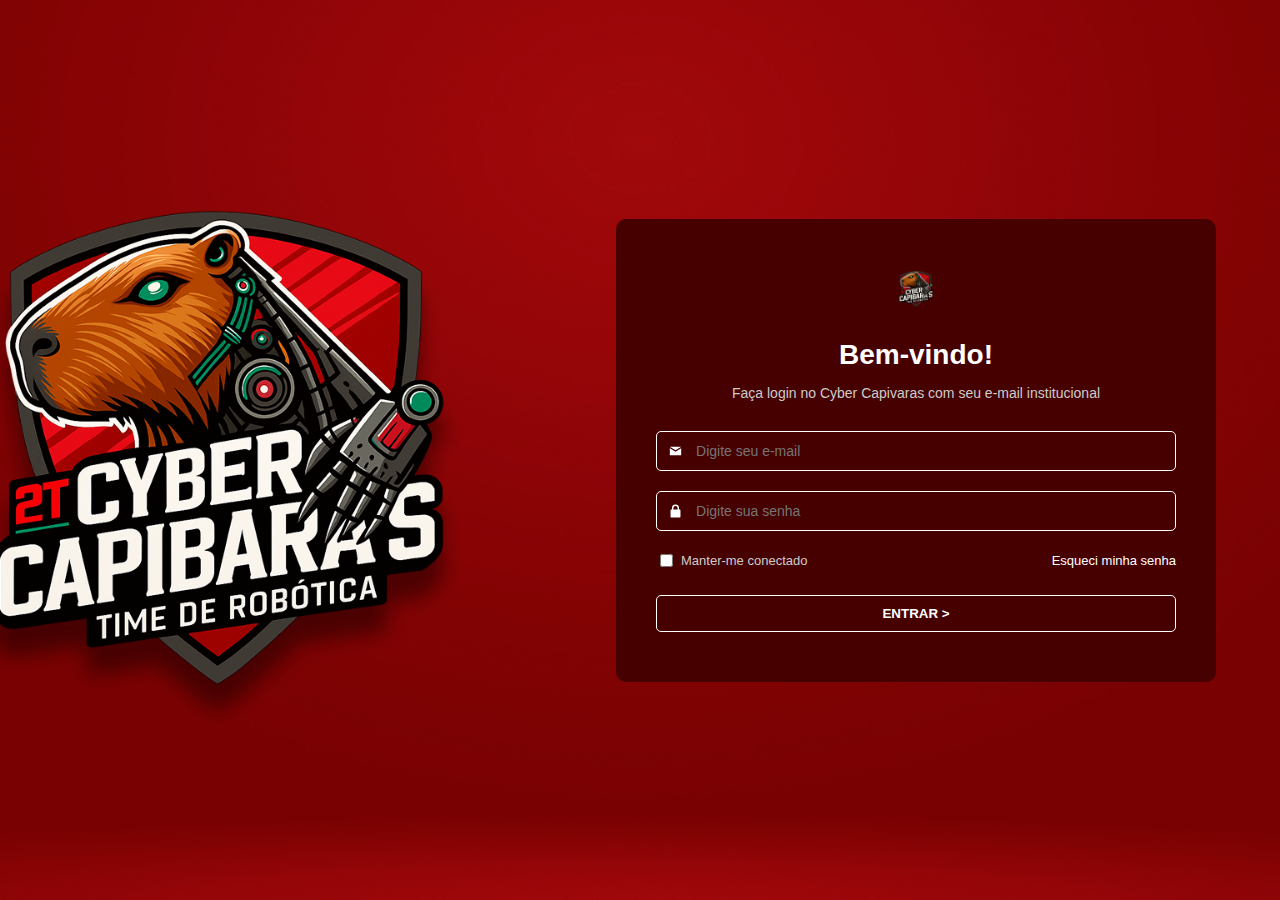
<file: site cybercapivaras/login.html>
<!DOCTYPE html>
<html lang="pt-br">
<head>
  <meta charset="UTF-8" />
  <meta name="viewport" content="width=device-width, initial-scale=1.0"/>
  <title>Login - Cyber Capivaras</title>
  <link rel="icon" type="image/png" href="imgs/apple-touch-icon.png"> 

  <style>
  * {
    box-sizing: border-box;
    font-family: Arial, sans-serif;
  }

  body {
    margin: 0;
    background: url('imgs/bg-site.png') no-repeat center center fixed;
    background-size: cover;
    display: flex;
    align-items: center;
    justify-content: flex-end;
    height: 100vh;
    padding-right: 5%;
  }

  .login-container {
    background-color: rgb(71, 0, 0);
    padding: 50px 40px;
    border-radius: 10px;
    width: 100%;
    max-width: 600px;
    color: white;
    text-align: center;
  }

  .logo {
    display: flex;
    justify-content: center;
    align-items: center;
    gap: 15px;
    margin-bottom: 30px;
  }

  .logo img {
    height: 40px;
  }

  h2 {
    font-size: 28px;
    margin-bottom: 10px;
  }

  p.subtitle {
    font-size: 14px;
    color: #ccc;
    margin-bottom: 30px;
  }

  .input-group {
    display: flex;
    align-items: center;
    background-color: transparent;
    border: 1.5px solid #fff;
    border-radius: 5px;
    margin-bottom: 20px;
    padding: 10px;
  }

  .input-group svg {
    fill: white;
    margin-right: 10px;
    width: 18px;
    height: 18px;
  }

  .input-group input {
    background: transparent;
    border: none;
    outline: none;
    color: white;
    width: 100%;
    font-size: 14px;
  }

  .options {
    display: flex;
    justify-content: space-between;
    align-items: center;
    font-size: 13px;
    color: #ccc;
    margin-bottom: 25px;
  }

  .options label {
    display: flex;
    align-items: center;
    gap: 5px;
  }

  .options a {
    color: #ffffff;
    text-decoration: none;
  }

  .options a:hover {
    text-decoration: underline;
  }

  .login-btn {
    background-color: transparent;
    color: white;
    border: 1.5px solid white;
    border-radius: 5px;
    padding: 10px 20px;
    font-weight: bold;
    cursor: pointer;
    width: 100%;
    transition: 0.3s;
  }

  .login-btn:hover {
    background-color: rgb(156, 5, 5);
    color: #ffffff;
  }

  /* RESPONSIVIDADE */
  @media (max-width: 768px) {
    body {
      flex-direction: column;
      justify-content: center;
      padding: 20px;
    }

    .login-container {
      max-width: 100%;
      padding: 30px 20px;
    }
  }
</style>

</head>
<body>

  <div class="login-container">
    <div class="logo">
      <img src="imgs/apple-touch-icon copy.png" alt="Logo Cyber Capivaras">
    </div>
    <h2>Bem-vindo!</h2>
    <p class="subtitle">Faça login no Cyber Capivaras com seu e-mail institucional</p>

    <form>
      <div class="input-group">
        <!-- ícone email -->
        <svg xmlns="http://www.w3.org/2000/svg" viewBox="0 0 24 24"><path d="M12 13.065l-8-5.065v10h16v-10zM12 11.065l8-5.065h-16z"/></svg>
        <input type="email" placeholder="Digite seu e-mail" required>
      </div>

      <div class="input-group">
        <!-- ícone senha -->
        <svg xmlns="http://www.w3.org/2000/svg" viewBox="0 0 24 24"><path d="M12 17a2 2 0 100-4 2 2 0 000 4zm6-7h-1v-2a5 5 0 00-10 0v2h-1a1 1 0 00-1 1v9a1 1 0 001 1h12a1 1 0 001-1v-9a1 1 0 00-1-1zm-3 0h-6v-2a3 3 0 016 0v2z"/></svg>
        <input type="3451" placeholder="Digite sua senha" required>
      </div>

      <div class="options">
        <label><input type="checkbox"> Manter-me conectado</label>
        <a href="#">Esqueci minha senha</a>
      </div>

      <button type="submit" class="login-btn">ENTRAR ></button>
    </form>
  </div>

</body>
</html>
</file>
